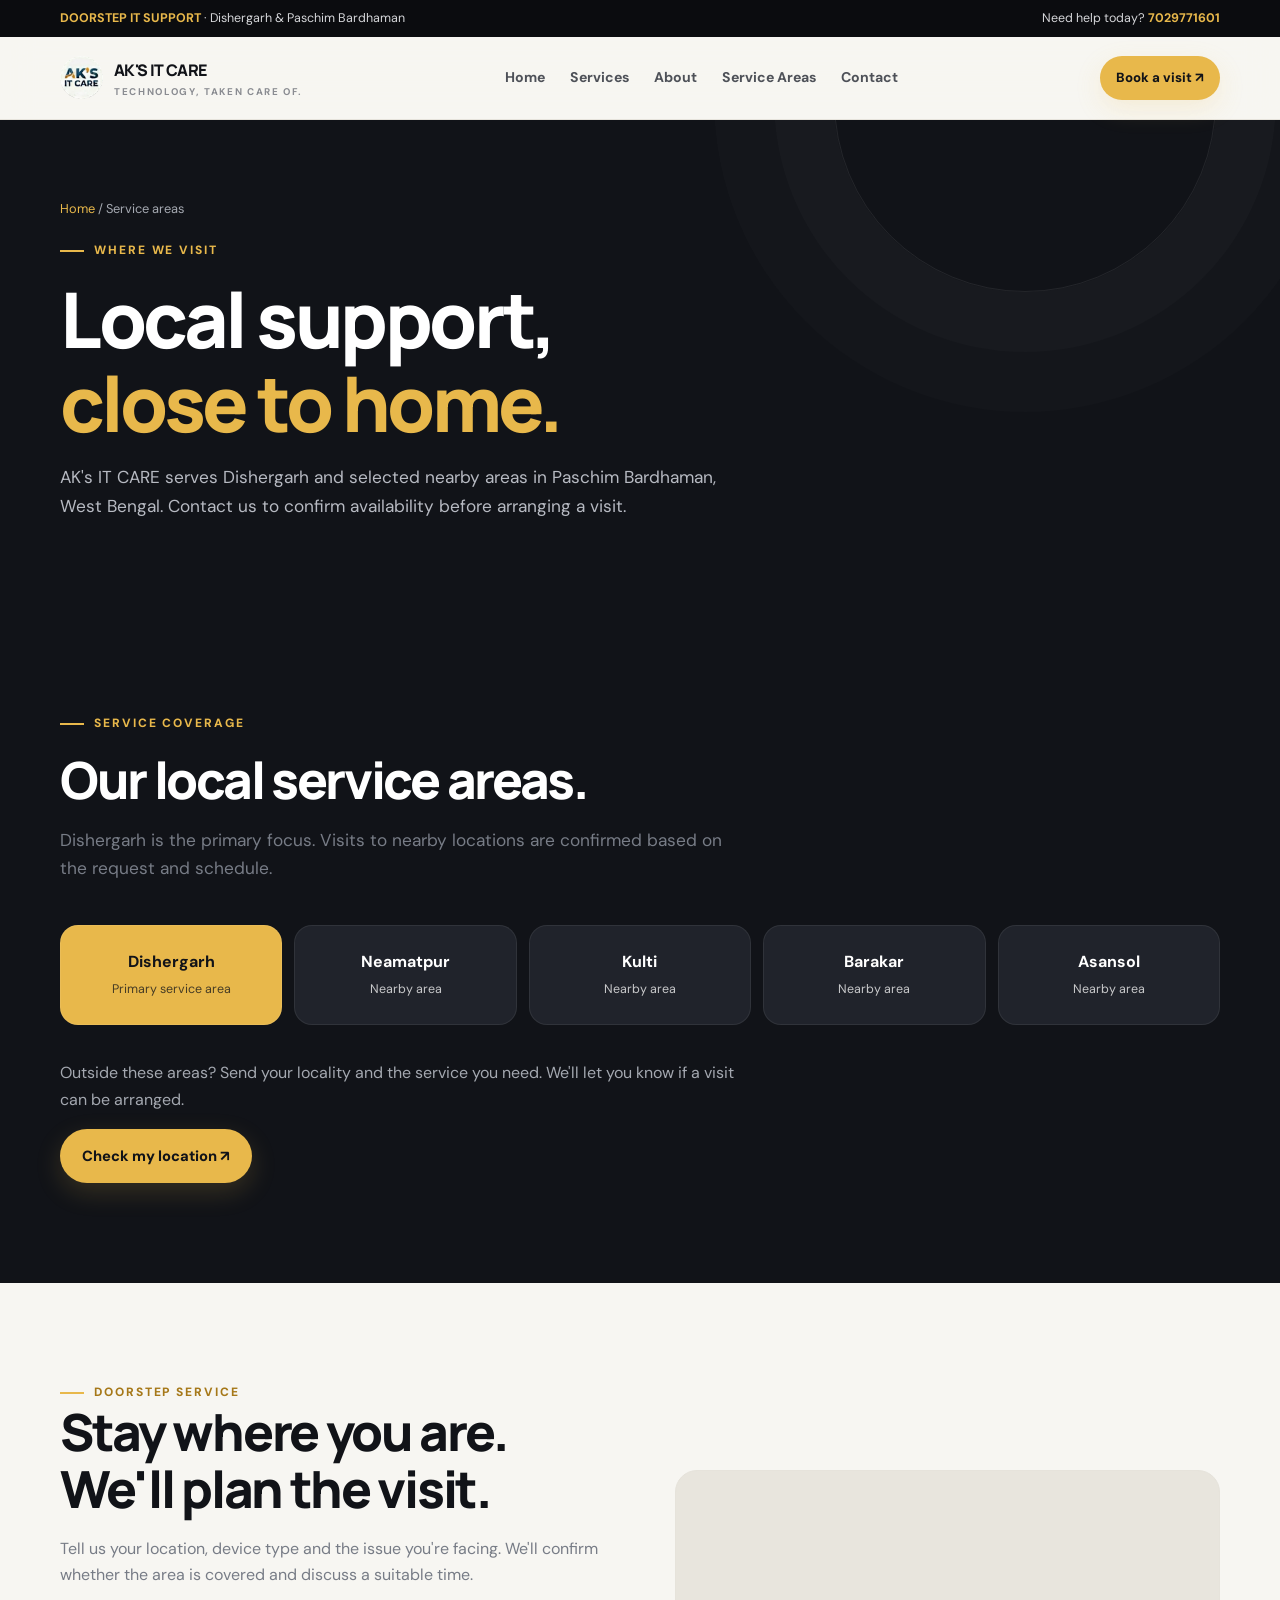
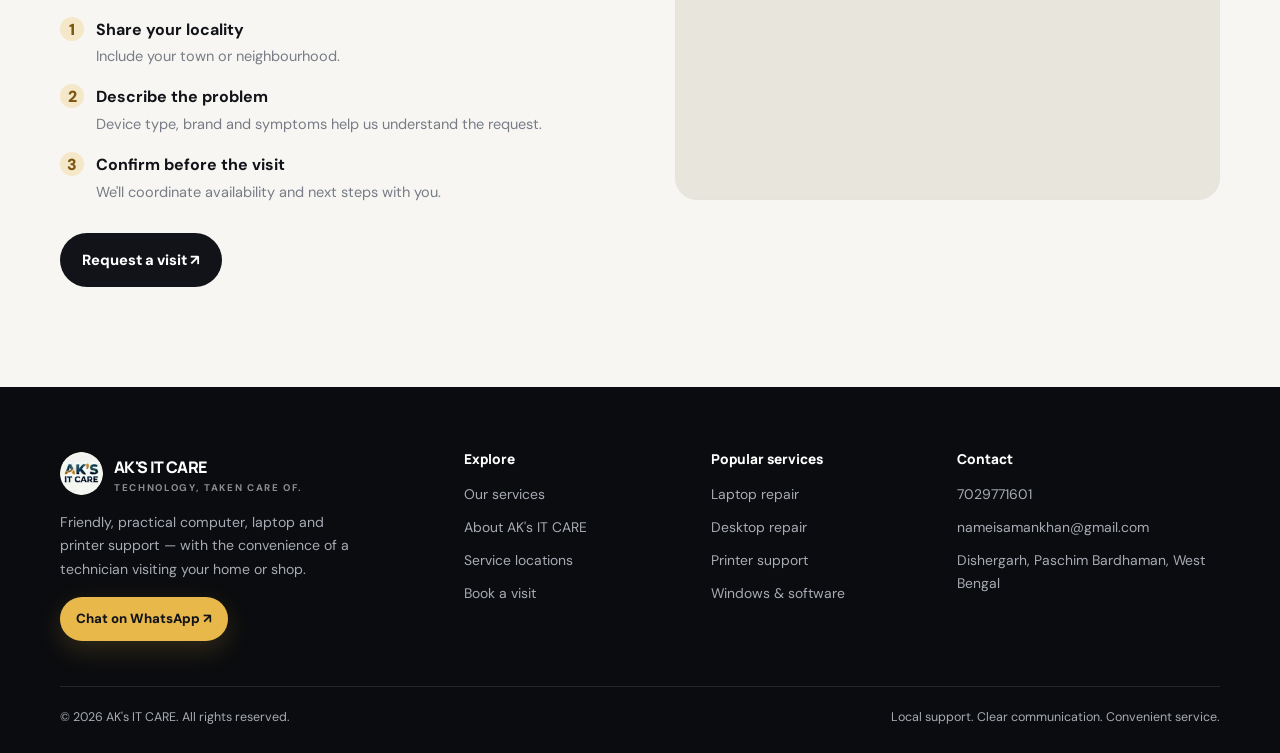
<file: areas.html>
<!doctype html><html lang="en"><head><meta charset="utf-8"><meta name="viewport" content="width=device-width,initial-scale=1"><title>Doorstep IT Service Areas | AK's IT CARE</title><meta name="description" content="Check doorstep computer, laptop and printer service coverage in Dishergarh, Neamatpur, Kulti, Barakar and Asansol."><meta name="theme-color" content="#111318"><link rel="icon" href="logo.png"><link rel="manifest" href="manifest.json"><link rel="stylesheet" href="assets/site.css"><meta property="og:title" content="Doorstep IT Service Areas | AK's IT CARE"><meta property="og:description" content="Check doorstep computer, laptop and printer service coverage in Dishergarh, Neamatpur, Kulti, Barakar and Asansol."><meta property="og:image" content="icon-512.png"><meta property="og:type" content="website"><link rel="canonical" href="https://franktechnician.github.io/AK-S-IT-CARE/areas.html"></head><body><div class="topbar"><div class="container topbar-inner"><span><strong>DOORSTEP IT SUPPORT</strong> · Dishergarh &amp; Paschim Bardhaman</span><span>Need help today? <strong>7029771601</strong></span></div></div><header><div class="container nav"><a class="brand" href="index.html"><img src="logo.png" alt="AK's IT CARE logo"><span>AK'S IT CARE<small>Technology, taken care of.</small></span></a><nav class="nav-links" aria-label="Main navigation"><a class="" href="index.html">Home</a><a class="" href="services.html">Services</a><a class="" href="about.html">About</a><a class="" href="areas.html">Service Areas</a><a class="" href="contact.html">Contact</a></nav><a class="btn btn-gold btn-small nav-cta" href="booking.html">Book a visit ↗</a><button class="menu-toggle" aria-label="Toggle navigation" aria-expanded="false">☰</button></div></header><main><section class="page-hero"><div class="container"><div class="breadcrumbs"><a href="index.html">Home</a> / Service areas</div><div class="eyebrow">Where we visit</div><h1>Local support,<br><span style="color:var(--gold)">close to home.</span></h1><p>AK's IT CARE serves Dishergarh and selected nearby areas in Paschim Bardhaman, West Bengal. Contact us to confirm availability before arranging a visit.</p></div></section><section class="section dark"><div class="container"><div class="section-head"><div class="eyebrow">Service coverage</div><h2>Our local service areas.</h2><p>Dishergarh is the primary focus. Visits to nearby locations are confirmed based on the request and schedule.</p></div><div class="area-grid"><div class="area-card primary"><strong>Dishergarh</strong><small>Primary service area</small></div><div class="area-card"><strong>Neamatpur</strong><small>Nearby area</small></div><div class="area-card"><strong>Kulti</strong><small>Nearby area</small></div><div class="area-card"><strong>Barakar</strong><small>Nearby area</small></div><div class="area-card"><strong>Asansol</strong><small>Nearby area</small></div></div><div style="margin-top:35px;max-width:700px"><p class="muted">Outside these areas? Send your locality and the service you need. We'll let you know if a visit can be arranged.</p><a class="btn btn-gold" href="https://wa.me/917029771601?text=Hello%20AK%27s%20IT%20CARE%2C%20please%20confirm%20service%20availability%20in%20my%20area." target="_blank" rel="noopener">Check my location ↗</a></div></div></section><section class="section"><div class="container split"><div><div class="eyebrow">Doorstep service</div><h2>Stay where you are. We'll plan the visit.</h2><p class="muted" style="margin-top:20px">Tell us your location, device type and the issue you're facing. We'll confirm whether the area is covered and discuss a suitable time.</p><div class="check-list"><div class="check"><i>1</i><div><strong>Share your locality</strong><span>Include your town or neighbourhood.</span></div></div><div class="check"><i>2</i><div><strong>Describe the problem</strong><span>Device type, brand and symptoms help us understand the request.</span></div></div><div class="check"><i>3</i><div><strong>Confirm before the visit</strong><span>We'll coordinate availability and next steps with you.</span></div></div></div><a class="btn btn-dark" href="booking.html">Request a visit ↗</a></div><div class="map-card"><iframe title="Map of Dishergarh, West Bengal" loading="lazy" referrerpolicy="no-referrer-when-downgrade" src="https://www.google.com/maps?q=Dishergarh%2C%20West%20Bengal%2C%20India&output=embed"></iframe></div></div></section></main><footer class="footer"><div class="container"><div class="footer-grid"><div><a class="brand" href="index.html"><img src="logo.png" alt="AK's IT CARE logo"><span>AK'S IT CARE<small>Technology, taken care of.</small></span></a><p>Friendly, practical computer, laptop and printer support — with the convenience of a technician visiting your home or shop.</p><a class="btn btn-gold btn-small" href="https://wa.me/917029771601?text=Hello%20AK%27s%20IT%20CARE%2C%20I%20need%20repair%20support." target="_blank" rel="noopener">Chat on WhatsApp ↗</a></div><div><h4>Explore</h4><div class="footer-links"><a href="services.html">Our services</a><a href="about.html">About AK's IT CARE</a><a href="areas.html">Service locations</a><a href="booking.html">Book a visit</a></div></div><div><h4>Popular services</h4><div class="footer-links"><a href="services.html#laptop">Laptop repair</a><a href="services.html#desktop">Desktop repair</a><a href="services.html#printer">Printer support</a><a href="services.html#software">Windows & software</a></div></div><div><h4>Contact</h4><div class="footer-links"><a href="tel:+917029771601">7029771601</a><a href="mailto:nameisamankhan@gmail.com">nameisamankhan@gmail.com</a><span>Dishergarh, Paschim Bardhaman, West Bengal</span></div></div></div><div class="footer-bottom"><span>© <span data-year></span> AK's IT CARE. All rights reserved.</span><span>Local support. Clear communication. Convenient service.</span></div></div></footer><div class="mobile-cta"><a class="btn btn-outline" href="tel:+917029771601">☎ Call</a><a class="btn btn-gold" href="https://wa.me/917029771601?text=Hello%20AK%27s%20IT%20CARE%2C%20I%20need%20repair%20support." target="_blank" rel="noopener">WhatsApp ↗</a></div><script src="assets/site.js" defer></script></body></html>
</file>
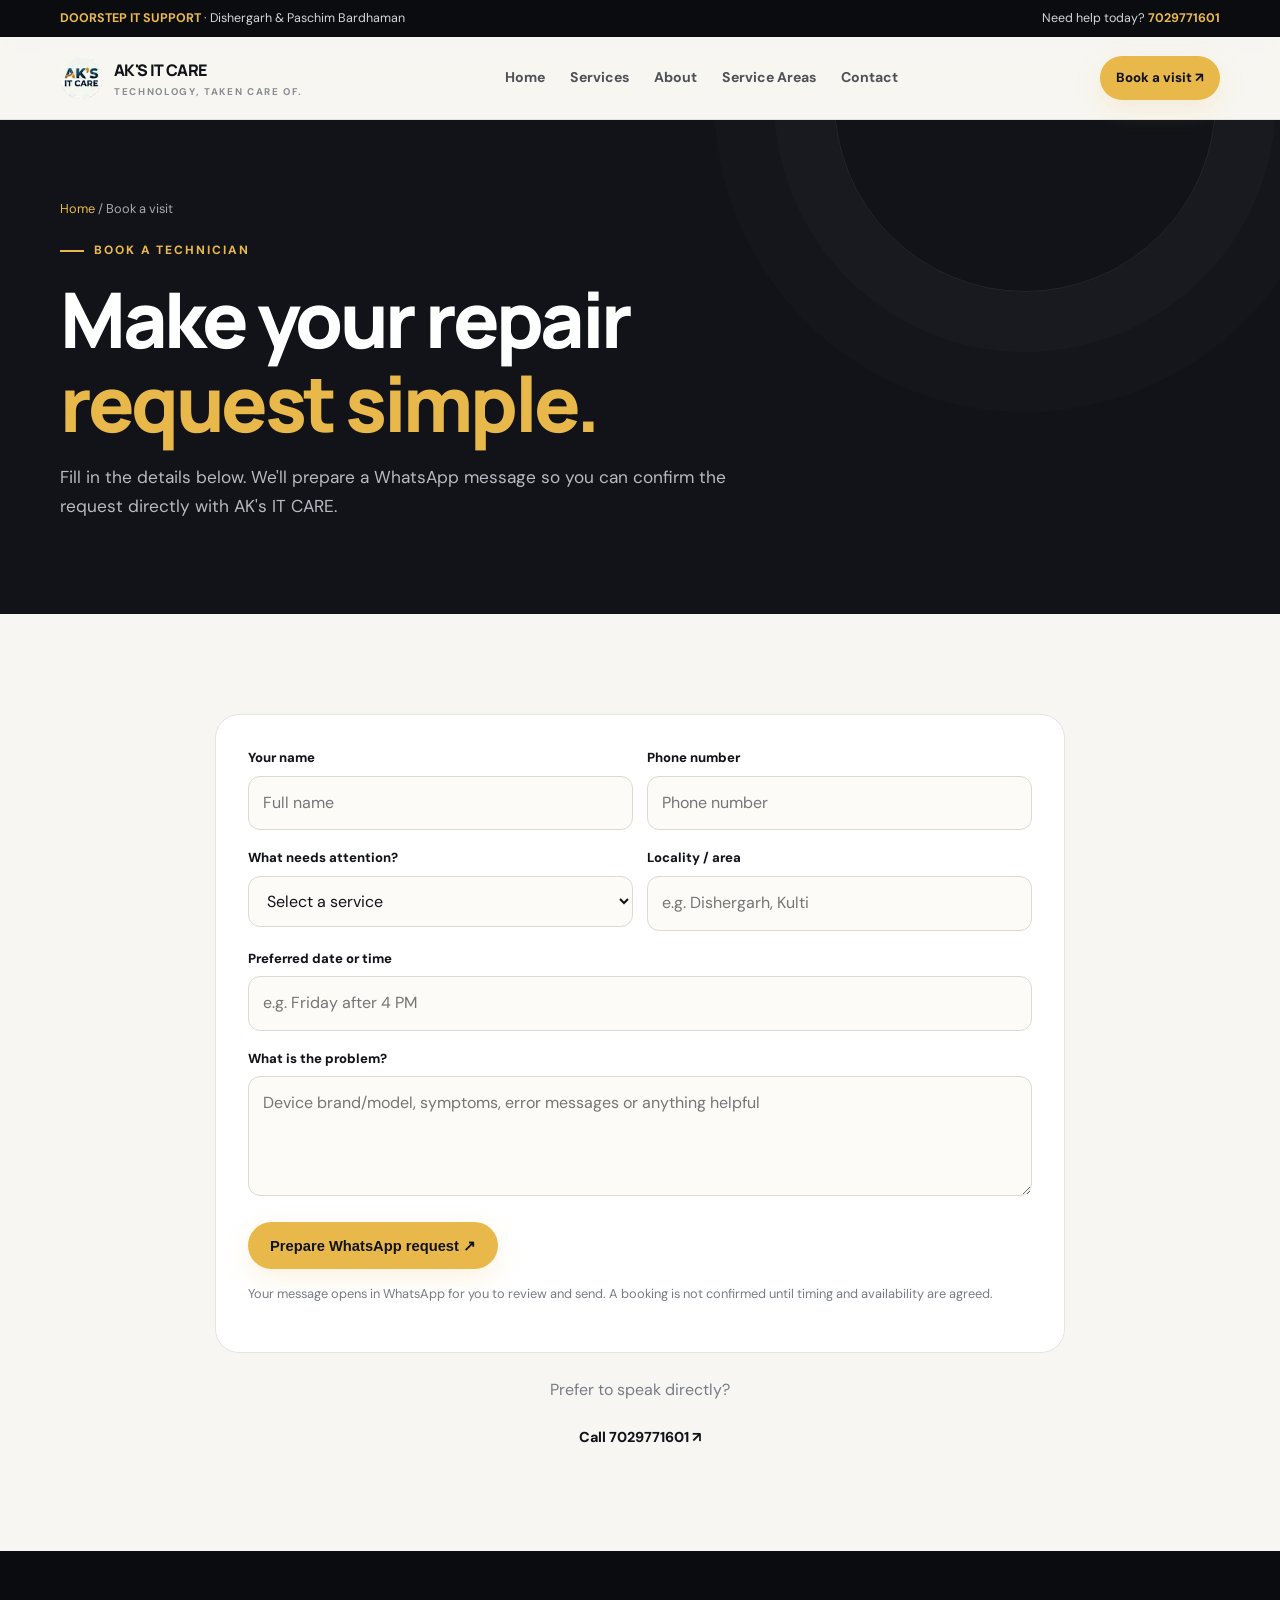
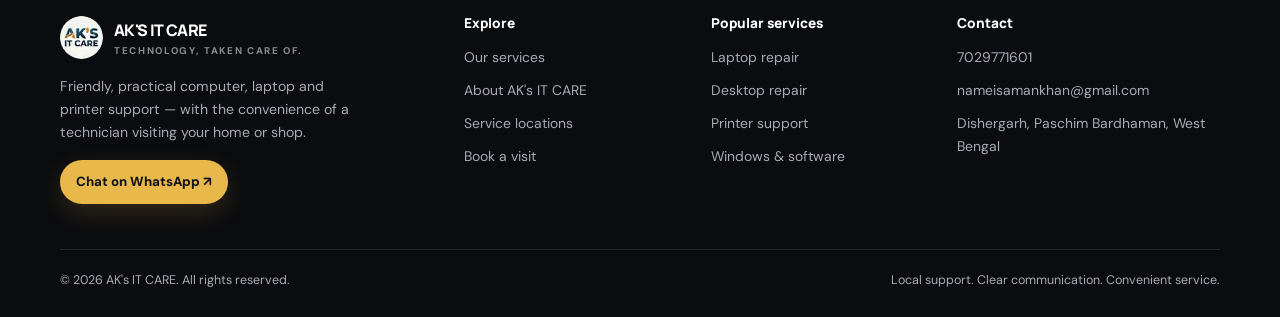
<file: booking.html>
<!doctype html><html lang="en"><head><meta charset="utf-8"><meta name="viewport" content="width=device-width,initial-scale=1"><title>Book a Doorstep Repair Visit | AK's IT CARE</title><meta name="description" content="Request a doorstep laptop, desktop or printer repair visit from AK's IT CARE in Paschim Bardhaman."><meta name="theme-color" content="#111318"><link rel="icon" href="logo.png"><link rel="manifest" href="manifest.json"><link rel="stylesheet" href="assets/site.css"><meta property="og:title" content="Book a Doorstep Repair Visit | AK's IT CARE"><meta property="og:description" content="Request a doorstep laptop, desktop or printer repair visit from AK's IT CARE in Paschim Bardhaman."><meta property="og:image" content="icon-512.png"><meta property="og:type" content="website"><link rel="canonical" href="https://franktechnician.github.io/AK-S-IT-CARE/booking.html"></head><body><div class="topbar"><div class="container topbar-inner"><span><strong>DOORSTEP IT SUPPORT</strong> · Dishergarh &amp; Paschim Bardhaman</span><span>Need help today? <strong>7029771601</strong></span></div></div><header><div class="container nav"><a class="brand" href="index.html"><img src="logo.png" alt="AK's IT CARE logo"><span>AK'S IT CARE<small>Technology, taken care of.</small></span></a><nav class="nav-links" aria-label="Main navigation"><a class="" href="index.html">Home</a><a class="" href="services.html">Services</a><a class="" href="about.html">About</a><a class="" href="areas.html">Service Areas</a><a class="" href="contact.html">Contact</a></nav><a class="btn btn-gold btn-small nav-cta" href="booking.html">Book a visit ↗</a><button class="menu-toggle" aria-label="Toggle navigation" aria-expanded="false">☰</button></div></header><main><section class="page-hero"><div class="container"><div class="breadcrumbs"><a href="index.html">Home</a> / Book a visit</div><div class="eyebrow">Book a technician</div><h1>Make your repair<br><span style="color:var(--gold)">request simple.</span></h1><p>Fill in the details below. We'll prepare a WhatsApp message so you can confirm the request directly with AK's IT CARE.</p></div></section><section class="section"><div class="container" style="max-width:850px"><form class="form-card" data-booking-form><div class="form-row"><div class="field"><label for="name">Your name</label><input id="name" name="name" autocomplete="name" placeholder="Full name" required></div><div class="field"><label for="phone">Phone number</label><input id="phone" name="phone" type="tel" autocomplete="tel" placeholder="Phone number" required></div></div><div class="form-row"><div class="field"><label for="service">What needs attention?</label><select id="service" name="service" required><option value="">Select a service</option><option>Laptop diagnosis / service</option><option>Desktop diagnosis / service</option><option>Printer service</option><option>Windows installation</option><option>Software installation</option><option>Not sure yet</option></select></div><div class="field"><label for="area">Locality / area</label><input id="area" name="area" placeholder="e.g. Dishergarh, Kulti" required></div></div><div class="field"><label for="time">Preferred date or time</label><input id="time" name="time" placeholder="e.g. Friday after 4 PM"></div><div class="field"><label for="issue">What is the problem?</label><textarea id="issue" name="issue" placeholder="Device brand/model, symptoms, error messages or anything helpful"></textarea></div><button class="btn btn-gold" type="submit">Prepare WhatsApp request ↗</button><p class="muted" style="font-size:.8rem;margin-top:14px">Your message opens in WhatsApp for you to review and send. A booking is not confirmed until timing and availability are agreed.</p></form><div style="margin-top:24px;text-align:center"><p class="muted">Prefer to speak directly?</p><a class="text-link" href="tel:+917029771601">Call 7029771601 ↗</a></div></div></section></main><footer class="footer"><div class="container"><div class="footer-grid"><div><a class="brand" href="index.html"><img src="logo.png" alt="AK's IT CARE logo"><span>AK'S IT CARE<small>Technology, taken care of.</small></span></a><p>Friendly, practical computer, laptop and printer support — with the convenience of a technician visiting your home or shop.</p><a class="btn btn-gold btn-small" href="https://wa.me/917029771601?text=Hello%20AK%27s%20IT%20CARE%2C%20I%20need%20repair%20support." target="_blank" rel="noopener">Chat on WhatsApp ↗</a></div><div><h4>Explore</h4><div class="footer-links"><a href="services.html">Our services</a><a href="about.html">About AK's IT CARE</a><a href="areas.html">Service locations</a><a href="booking.html">Book a visit</a></div></div><div><h4>Popular services</h4><div class="footer-links"><a href="services.html#laptop">Laptop repair</a><a href="services.html#desktop">Desktop repair</a><a href="services.html#printer">Printer support</a><a href="services.html#software">Windows & software</a></div></div><div><h4>Contact</h4><div class="footer-links"><a href="tel:+917029771601">7029771601</a><a href="mailto:nameisamankhan@gmail.com">nameisamankhan@gmail.com</a><span>Dishergarh, Paschim Bardhaman, West Bengal</span></div></div></div><div class="footer-bottom"><span>© <span data-year></span> AK's IT CARE. All rights reserved.</span><span>Local support. Clear communication. Convenient service.</span></div></div></footer><div class="mobile-cta"><a class="btn btn-outline" href="tel:+917029771601">☎ Call</a><a class="btn btn-gold" href="https://wa.me/917029771601?text=Hello%20AK%27s%20IT%20CARE%2C%20I%20need%20repair%20support." target="_blank" rel="noopener">WhatsApp ↗</a></div><script src="assets/site.js" defer></script></body></html>
</file>
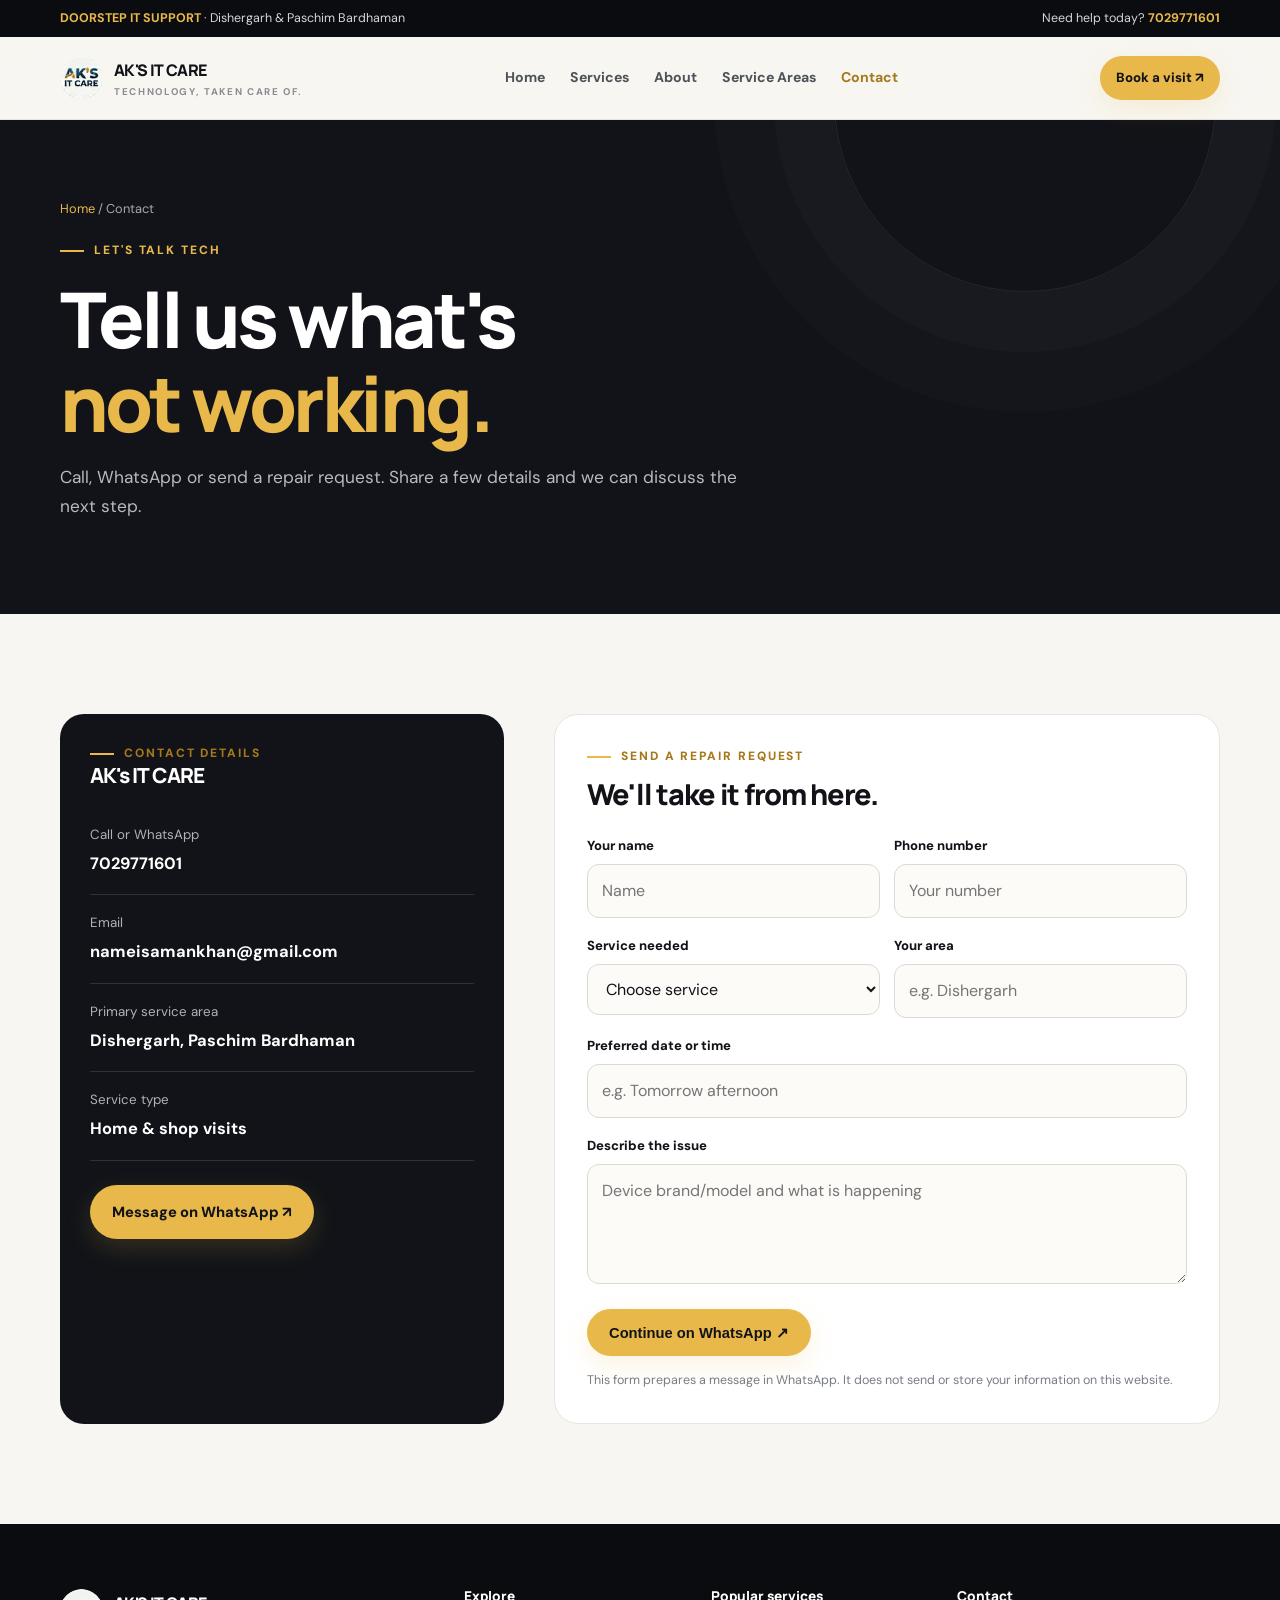
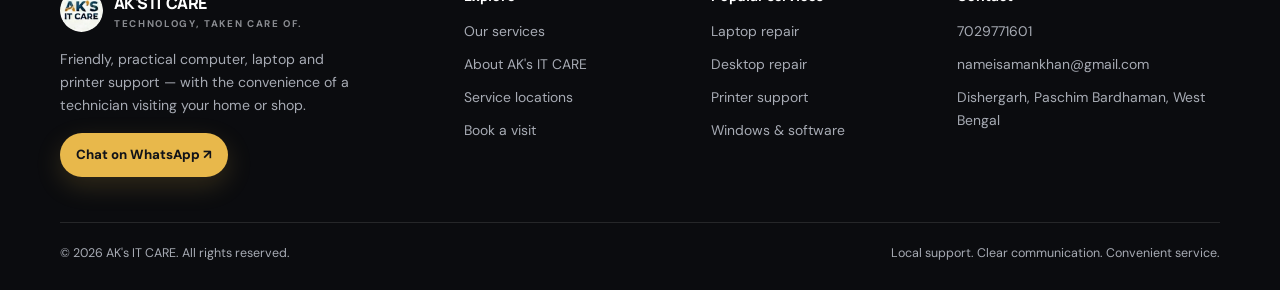
<file: contact.html>
<!doctype html><html lang="en"><head><meta charset="utf-8"><meta name="viewport" content="width=device-width,initial-scale=1"><title>Contact & Repair Request | AK's IT CARE</title><meta name="description" content="Contact AK's IT CARE by phone, email or WhatsApp for doorstep computer and printer repair."><meta name="theme-color" content="#111318"><link rel="icon" href="logo.png"><link rel="manifest" href="manifest.json"><link rel="stylesheet" href="assets/site.css"><meta property="og:title" content="Contact & Repair Request | AK's IT CARE"><meta property="og:description" content="Contact AK's IT CARE by phone, email or WhatsApp for doorstep computer and printer repair."><meta property="og:image" content="icon-512.png"><meta property="og:type" content="website"><link rel="canonical" href="https://franktechnician.github.io/AK-S-IT-CARE/contact.html"></head><body><div class="topbar"><div class="container topbar-inner"><span><strong>DOORSTEP IT SUPPORT</strong> · Dishergarh &amp; Paschim Bardhaman</span><span>Need help today? <strong>7029771601</strong></span></div></div><header><div class="container nav"><a class="brand" href="index.html"><img src="logo.png" alt="AK's IT CARE logo"><span>AK'S IT CARE<small>Technology, taken care of.</small></span></a><nav class="nav-links" aria-label="Main navigation"><a class="" href="index.html">Home</a><a class="" href="services.html">Services</a><a class="" href="about.html">About</a><a class="" href="areas.html">Service Areas</a><a class="active" href="contact.html">Contact</a></nav><a class="btn btn-gold btn-small nav-cta" href="booking.html">Book a visit ↗</a><button class="menu-toggle" aria-label="Toggle navigation" aria-expanded="false">☰</button></div></header><main><section class="page-hero"><div class="container"><div class="breadcrumbs"><a href="index.html">Home</a> / Contact</div><div class="eyebrow">Let's talk tech</div><h1>Tell us what's<br><span style="color:var(--gold)">not working.</span></h1><p>Call, WhatsApp or send a repair request. Share a few details and we can discuss the next step.</p></div></section><section class="section"><div class="container contact-grid"><aside class="contact-panel"><div class="eyebrow">Contact details</div><h3>AK's IT CARE</h3><div class="contact-line"><small>Call or WhatsApp</small><strong><a href="tel:+917029771601">7029771601</a></strong></div><div class="contact-line"><small>Email</small><strong><a href="mailto:nameisamankhan@gmail.com">nameisamankhan@gmail.com</a></strong></div><div class="contact-line"><small>Primary service area</small><strong>Dishergarh, Paschim Bardhaman</strong></div><div class="contact-line"><small>Service type</small><strong>Home &amp; shop visits</strong></div><div style="margin-top:24px"><a class="btn btn-gold" href="https://wa.me/917029771601?text=Hello%20AK%27s%20IT%20CARE%2C%20I%20need%20repair%20support." target="_blank" rel="noopener">Message on WhatsApp ↗</a></div></aside><form class="form-card" data-booking-form><div class="eyebrow">Send a repair request</div><h2 style="font-size:1.8rem;margin:12px 0 24px">We'll take it from here.</h2><div class="form-row"><div class="field"><label for="name">Your name</label><input id="name" name="name" autocomplete="name" placeholder="Name" required></div><div class="field"><label for="phone">Phone number</label><input id="phone" name="phone" type="tel" autocomplete="tel" placeholder="Your number" required></div></div><div class="form-row"><div class="field"><label for="service">Service needed</label><select id="service" name="service" required><option value="">Choose service</option><option>Laptop repair</option><option>Desktop repair</option><option>Printer service</option><option>Windows / software</option><option>Other / not sure</option></select></div><div class="field"><label for="area">Your area</label><input id="area" name="area" placeholder="e.g. Dishergarh" required></div></div><div class="field"><label for="time">Preferred date or time</label><input id="time" name="time" placeholder="e.g. Tomorrow afternoon"></div><div class="field"><label for="issue">Describe the issue</label><textarea id="issue" name="issue" placeholder="Device brand/model and what is happening"></textarea></div><button class="btn btn-gold" type="submit">Continue on WhatsApp ↗</button><p class="muted" style="font-size:.78rem;margin:14px 0 0">This form prepares a message in WhatsApp. It does not send or store your information on this website.</p></form></div></section></main><footer class="footer"><div class="container"><div class="footer-grid"><div><a class="brand" href="index.html"><img src="logo.png" alt="AK's IT CARE logo"><span>AK'S IT CARE<small>Technology, taken care of.</small></span></a><p>Friendly, practical computer, laptop and printer support — with the convenience of a technician visiting your home or shop.</p><a class="btn btn-gold btn-small" href="https://wa.me/917029771601?text=Hello%20AK%27s%20IT%20CARE%2C%20I%20need%20repair%20support." target="_blank" rel="noopener">Chat on WhatsApp ↗</a></div><div><h4>Explore</h4><div class="footer-links"><a href="services.html">Our services</a><a href="about.html">About AK's IT CARE</a><a href="areas.html">Service locations</a><a href="booking.html">Book a visit</a></div></div><div><h4>Popular services</h4><div class="footer-links"><a href="services.html#laptop">Laptop repair</a><a href="services.html#desktop">Desktop repair</a><a href="services.html#printer">Printer support</a><a href="services.html#software">Windows & software</a></div></div><div><h4>Contact</h4><div class="footer-links"><a href="tel:+917029771601">7029771601</a><a href="mailto:nameisamankhan@gmail.com">nameisamankhan@gmail.com</a><span>Dishergarh, Paschim Bardhaman, West Bengal</span></div></div></div><div class="footer-bottom"><span>© <span data-year></span> AK's IT CARE. All rights reserved.</span><span>Local support. Clear communication. Convenient service.</span></div></div></footer><div class="mobile-cta"><a class="btn btn-outline" href="tel:+917029771601">☎ Call</a><a class="btn btn-gold" href="https://wa.me/917029771601?text=Hello%20AK%27s%20IT%20CARE%2C%20I%20need%20repair%20support." target="_blank" rel="noopener">WhatsApp ↗</a></div><script src="assets/site.js" defer></script></body></html>
</file>
<file: assets/site.css>
@import url('https://fonts.googleapis.com/css2?family=DM+Sans:wght@400;500;600;700&family=Manrope:wght@400;500;600;700;800&display=swap');
:root{--ink:#111318;--ink2:#1b1e25;--paper:#f7f6f2;--white:#fff;--muted:#777c86;--gold:#e8b84b;--gold2:#f4cf75;--line:rgba(255,255,255,.13);--line-light:#e7e4dc;--radius:24px;--shadow:0 20px 70px rgba(17,19,24,.12)}*{box-sizing:border-box}html{scroll-behavior:smooth}body{margin:0;font-family:'DM Sans',sans-serif;color:var(--ink);background:var(--paper);line-height:1.65;-webkit-font-smoothing:antialiased}h1,h2,h3,h4{font-family:Manrope,sans-serif;line-height:1.1;letter-spacing:-.045em;margin:0;font-weight:800}h1{font-size:clamp(2.65rem,6vw,5.5rem)}h2{font-size:clamp(2rem,4vw,3.65rem)}h3{font-size:1.3rem}p{margin:0 0 1rem}a{color:inherit;text-decoration:none}img{max-width:100%;display:block}.container{width:min(1160px,calc(100% - 44px));margin:auto}.eyebrow{font-size:.75rem;font-weight:800;letter-spacing:.16em;text-transform:uppercase;color:#a67819;display:flex;align-items:center;gap:10px}.eyebrow:before{content:'';width:24px;height:2px;background:var(--gold)}.muted{color:var(--muted)}.section{padding:100px 0}.section-head{max-width:690px;margin-bottom:42px}.section-head .eyebrow{margin-bottom:17px}.section-head p{font-size:1.08rem;color:var(--muted);margin-top:18px}.dark{background:var(--ink);color:#fff}.dark .muted{color:#a4a8b0}.dark .eyebrow{color:var(--gold)}.btn{display:inline-flex;align-items:center;justify-content:center;gap:10px;padding:14px 21px;border-radius:999px;font-weight:800;font-size:.92rem;border:1px solid transparent;transition:.25s transform,.25s background,.25s box-shadow}.btn:hover{transform:translateY(-3px)}.btn-gold{background:var(--gold);color:#111318;box-shadow:0 9px 26px #e8b84b2c}.btn-gold:hover{background:var(--gold2);box-shadow:0 14px 35px #e8b84b42}.btn-dark{background:var(--ink);color:white}.btn-outline{border-color:#d9d6cd;background:transparent}.dark .btn-outline{border-color:#ffffff38;color:white}.btn-small{padding:10px 15px;font-size:.83rem}.topbar{background:#0b0c0f;color:#d5d6d9;font-size:.78rem;padding:8px 0}.topbar-inner{display:flex;justify-content:space-between;gap:12px;flex-wrap:wrap}.topbar strong{color:var(--gold)}header{position:sticky;top:0;z-index:100;background:#f7f6f2ed;backdrop-filter:blur(16px);border-bottom:1px solid #e6e3db}.nav{height:82px;display:flex;align-items:center;justify-content:space-between;gap:22px}.brand{display:flex;align-items:center;gap:11px;font-family:Manrope,sans-serif;font-weight:800;letter-spacing:-.04em}.brand img{width:43px;height:43px;border-radius:50%;object-fit:cover}.brand small{display:block;font:700 .61rem 'DM Sans',sans-serif;letter-spacing:.17em;color:#8a8c91;text-transform:uppercase;margin-top:1px}.nav-links{display:flex;align-items:center;gap:25px;font-size:.88rem;font-weight:700;color:#4e5158}.nav-links a:hover,.nav-links a.active{color:#a67819}.nav-cta{white-space:nowrap}.menu-toggle{display:none;border:1px solid #ddd8cc;background:white;border-radius:12px;padding:10px;font-size:1.2rem}.hero{background:var(--ink);color:#fff;position:relative;overflow:hidden;padding:80px 0 92px}.hero:before{content:'';position:absolute;width:640px;height:640px;border:1px solid #ffffff0d;border-radius:50%;right:-160px;top:-270px;box-shadow:0 0 0 70px #ffffff04,0 0 0 140px #ffffff03}.hero-grid{display:grid;grid-template-columns:1.05fr .95fr;gap:55px;align-items:center;position:relative;z-index:1}.hero .eyebrow{color:var(--gold);margin-bottom:22px}.hero h1 span{color:var(--gold)}.hero-copy{font-size:1.1rem;color:#b3b6bf;max-width:590px;margin:25px 0 30px}.hero-actions{display:flex;gap:12px;flex-wrap:wrap}.hero-proof{display:flex;gap:18px;align-items:center;margin-top:32px;color:#b9bdc5;font-size:.84rem;flex-wrap:wrap}.proof-dot{color:var(--gold);font-weight:900}.hero-visual{position:relative}.hero-photo{height:470px;width:100%;object-fit:cover;border-radius:32px;filter:saturate(.8);border:1px solid #ffffff24}.visual-card{position:absolute;left:-28px;bottom:25px;background:#fff;color:var(--ink);border-radius:18px;padding:18px 20px;box-shadow:var(--shadow);max-width:220px}.visual-card strong{display:block;font:800 1rem Manrope,sans-serif}.visual-card span{font-size:.8rem;color:var(--muted)}.visual-icon{display:inline-grid;place-items:center;background:var(--gold);border-radius:12px;width:36px;height:36px;margin-bottom:10px;font-size:1.2rem}.trust-strip{background:#fff;border-bottom:1px solid var(--line-light)}.trust-grid{display:grid;grid-template-columns:repeat(4,1fr)}.trust-item{padding:24px 20px;border-right:1px solid var(--line-light);display:flex;gap:12px;align-items:center}.trust-item:last-child{border:0}.trust-icon{font-size:1.35rem}.trust-item strong{display:block;font-size:.9rem}.trust-item small{color:var(--muted);font-size:.78rem}.service-grid{display:grid;grid-template-columns:repeat(3,1fr);gap:18px}.service-card{background:#fff;border:1px solid #ebe8df;border-radius:var(--radius);overflow:hidden;transition:transform .3s,box-shadow .3s}.service-card:hover{transform:translateY(-7px);box-shadow:var(--shadow)}.service-card img{height:205px;width:100%;object-fit:cover}.service-content{padding:26px}.service-content .number{font-size:.74rem;letter-spacing:.14em;color:#a67819;font-weight:800}.service-content h3{margin:12px 0}.service-content p{color:var(--muted);font-size:.94rem}.text-link{font-weight:800;font-size:.9rem;display:inline-flex;gap:8px;align-items:center;margin-top:7px}.text-link:hover{color:#a67819}.split{display:grid;grid-template-columns:1fr 1fr;gap:70px;align-items:center}.split-image{position:relative}.split-image img{width:100%;height:480px;object-fit:cover;border-radius:28px}.image-label{position:absolute;right:-16px;bottom:25px;background:var(--gold);padding:18px 22px;border-radius:16px;font-weight:800;max-width:200px;box-shadow:var(--shadow)}.check-list{display:grid;gap:15px;margin:28px 0}.check{display:flex;gap:12px;align-items:flex-start}.check i{font-style:normal;display:grid;place-items:center;flex:none;width:24px;height:24px;border-radius:50%;background:#f4e8c8;color:#7b5712;font-weight:900}.check strong{display:block}.check span{font-size:.91rem;color:var(--muted)}.stats{display:grid;grid-template-columns:repeat(4,1fr);gap:16px;margin-top:42px}.stat{padding:24px;border:1px solid var(--line);border-radius:18px;background:#ffffff05}.stat b{display:block;color:var(--gold);font:800 clamp(1.7rem,3vw,2.5rem) Manrope,sans-serif}.stat span{font-size:.82rem;color:#b1b4bc}.price-grid{display:grid;grid-template-columns:repeat(4,1fr);gap:14px}.price-card{background:#fff;border:1px solid #e8e5dd;border-radius:20px;padding:24px}.price-card .price{font:800 2rem Manrope,sans-serif;margin:18px 0 8px}.price-card small{color:var(--muted)}.price-card p{font-size:.9rem;color:var(--muted)}.price-card.featured{background:var(--ink);color:white;border-color:var(--ink)}.price-card.featured p,.price-card.featured small{color:#b1b4bc}.price-card.featured .price{color:var(--gold)}.cta-band{background:var(--gold);border-radius:28px;padding:44px;display:flex;align-items:center;justify-content:space-between;gap:30px}.cta-band h2{font-size:clamp(1.8rem,3vw,2.8rem);max-width:650px}.cta-band p{margin:12px 0 0;color:#51401d}.cta-band .btn{background:var(--ink);color:white;white-space:nowrap}.area-grid{display:grid;grid-template-columns:repeat(5,1fr);gap:12px}.area-card{padding:23px 16px;border-radius:18px;background:#20232b;border:1px solid #ffffff12;text-align:center}.area-card.primary{background:var(--gold);color:var(--ink)}.area-card strong{display:block;font-size:1rem}.area-card small{font-size:.78rem;opacity:.75}.faq-grid{display:grid;grid-template-columns:.8fr 1.2fr;gap:65px}.faq-list{border-top:1px solid var(--line-light)}.faq-item{border-bottom:1px solid var(--line-light)}.faq-q{width:100%;display:flex;justify-content:space-between;gap:15px;text-align:left;background:none;border:0;padding:21px 0;font:700 1rem 'DM Sans',sans-serif;cursor:pointer;color:var(--ink)}.faq-q span:last-child{font-size:1.3rem;color:#a67819}.faq-a{display:none;color:var(--muted);font-size:.94rem;padding:0 30px 22px 0}.faq-item.open .faq-a{display:block}.page-hero{padding:78px 0;background:var(--ink);color:#fff;position:relative;overflow:hidden}.page-hero:after{content:'';position:absolute;width:380px;height:380px;border:1px solid #ffffff14;border-radius:50%;right:5%;top:-210px;box-shadow:0 0 0 60px #ffffff04,0 0 0 120px #ffffff03}.page-hero .eyebrow{color:var(--gold);margin-bottom:16px}.page-hero p{color:#b7bac2;max-width:680px;font-size:1.08rem;margin-top:18px}.breadcrumbs{font-size:.8rem;color:#a5a9b1;margin-bottom:22px}.breadcrumbs a{color:var(--gold)}.service-detail{display:grid;grid-template-columns:1fr 1fr;gap:48px;align-items:center;padding:42px 0;border-bottom:1px solid var(--line-light)}.service-detail:nth-child(even) .detail-image{order:2}.detail-image img{width:100%;height:340px;object-fit:cover;border-radius:24px}.detail-copy h2{font-size:clamp(1.7rem,3vw,2.5rem);margin:12px 0 17px}.detail-copy p{color:var(--muted)}.pill-row{display:flex;gap:8px;flex-wrap:wrap;margin:20px 0}.pill{background:#eee9dc;padding:7px 12px;border-radius:99px;font-size:.78rem;font-weight:700}.contact-grid{display:grid;grid-template-columns:.8fr 1.2fr;gap:50px}.contact-panel{background:var(--ink);color:#fff;border-radius:24px;padding:30px}.contact-panel h3{margin-bottom:20px}.contact-line{padding:17px 0;border-bottom:1px solid #ffffff20}.contact-line:last-child{border:0}.contact-line small{display:block;color:#aeb2bc;margin-bottom:4px}.contact-line strong{font-size:1.03rem}.form-card{background:white;border:1px solid #e8e5dd;border-radius:24px;padding:32px}.field{margin-bottom:17px}.field label{display:block;font-size:.82rem;font-weight:800;margin-bottom:7px}.field input,.field select,.field textarea{width:100%;border:1px solid #dcd9d1;background:#fcfbf8;border-radius:12px;padding:13px 14px;font:inherit;color:var(--ink)}.field textarea{min-height:120px;resize:vertical}.field input:focus,.field select:focus,.field textarea:focus{outline:2px solid #e8b84b70;border-color:#cba13d}.form-row{display:grid;grid-template-columns:1fr 1fr;gap:14px}.map-card{border-radius:22px;overflow:hidden;border:1px solid #e6e3db;height:330px;background:#e8e5dd}.map-card iframe{width:100%;height:100%;border:0}.footer{background:#0b0c0f;color:#a7abb4;padding:65px 0 26px}.footer-grid{display:grid;grid-template-columns:1.4fr .8fr .8fr 1fr;gap:36px}.footer .brand{color:#fff;margin-bottom:16px}.footer p{font-size:.88rem;max-width:300px}.footer h4{color:#fff;font-size:.85rem;letter-spacing:0;margin-bottom:16px}.footer-links{display:grid;gap:10px;font-size:.87rem}.footer-links a:hover{color:var(--gold)}.footer-bottom{border-top:1px solid #ffffff1c;margin-top:45px;padding-top:20px;display:flex;justify-content:space-between;gap:15px;flex-wrap:wrap;font-size:.78rem}.mobile-cta{display:none}.reveal{animation:rise .65s both}@keyframes rise{from{opacity:0;transform:translateY(14px)}to{opacity:1;transform:translateY(0)}}@media(max-width:950px){.nav-links{gap:14px;font-size:.8rem}.hero-grid{gap:30px}.hero-photo{height:400px}.service-grid{grid-template-columns:repeat(2,1fr)}.price-grid{grid-template-columns:repeat(2,1fr)}.split{gap:38px}.area-grid{grid-template-columns:repeat(3,1fr)}.footer-grid{grid-template-columns:1fr 1fr}.trust-item{padding:20px 12px}.trust-item small{display:block}}@media(max-width:760px){.container{width:min(100% - 32px,600px)}.section{padding:72px 0}.topbar-inner{justify-content:center;text-align:center}.nav{height:72px}.menu-toggle{display:block}.nav-cta{display:none}.nav-links{display:none;position:absolute;top:72px;left:0;right:0;padding:18px 22px 24px;background:var(--paper);border-bottom:1px solid var(--line-light);flex-direction:column;align-items:stretch;gap:0;box-shadow:var(--shadow)}.nav-links.open{display:flex}.nav-links a{padding:12px 0;border-bottom:1px solid var(--line-light);font-size:.95rem}.hero{padding:62px 0 72px}.hero-grid,.split,.faq-grid,.contact-grid{grid-template-columns:1fr}.hero-grid{gap:38px}.hero-photo{height:340px}.visual-card{left:10px;bottom:14px}.hero h1{font-size:clamp(2.8rem,12vw,4.5rem)}.trust-grid{grid-template-columns:1fr 1fr}.trust-item:nth-child(2){border-right:0}.trust-item:nth-child(-n+2){border-bottom:1px solid var(--line-light)}.service-grid{grid-template-columns:1fr}.service-card img{height:230px}.split-image img{height:350px}.image-label{right:8px}.stats{grid-template-columns:1fr 1fr}.area-grid{grid-template-columns:1fr 1fr}.cta-band{padding:30px;align-items:flex-start;flex-direction:column}.service-detail{grid-template-columns:1fr;gap:24px;padding:30px 0}.service-detail:nth-child(even) .detail-image{order:0}.detail-image img{height:260px}.form-row{grid-template-columns:1fr}.footer-grid{grid-template-columns:1fr 1fr;gap:28px}.mobile-cta{position:fixed;z-index:99;bottom:0;left:0;right:0;display:flex;gap:10px;padding:10px 14px calc(10px + env(safe-area-inset-bottom));background:#0b0c0ff2;backdrop-filter:blur(12px);border-top:1px solid #ffffff20}.mobile-cta .btn{flex:1;padding:12px 10px;font-size:.85rem}.footer{padding-bottom:95px}.page-hero{padding:60px 0}.contact-panel,.form-card{padding:24px}}@media(max-width:420px){.brand{font-size:.9rem}.brand img{width:38px;height:38px}.hero-actions .btn{width:100%}.price-grid{grid-template-columns:1fr}.footer-grid{grid-template-columns:1fr}.trust-item{align-items:flex-start}.trust-item strong{font-size:.82rem}}@media(prefers-reduced-motion:reduce){*,*:before,*:after{scroll-behavior:auto!important;animation:none!important;transition:none!important}}
</file>
